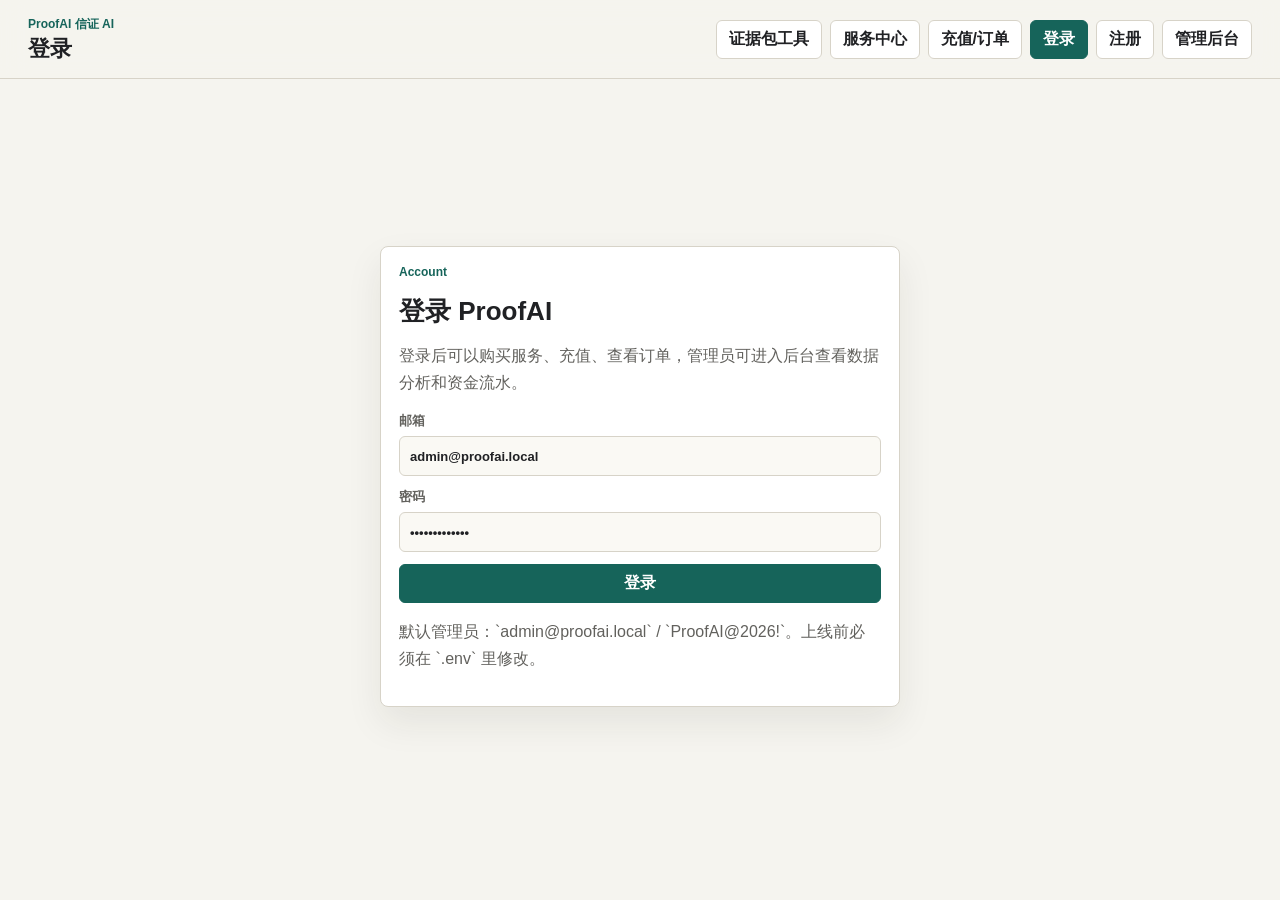
<file: login.html>
<!doctype html>
<html lang="zh-CN">
  <head>
    <meta charset="UTF-8" />
    <meta name="viewport" content="width=device-width, initial-scale=1.0" />
    <title>ProofAI 登录</title>
    <link rel="stylesheet" href="./commerce.css" />
  </head>
  <body data-page="login">
    <header class="appbar">
      <a class="brand" href="./index.html">
        <span>ProofAI 信证 AI</span>
        <strong>登录</strong>
      </a>
      <nav class="nav" aria-label="主导航">
        <a href="./index.html">证据包工具</a>
        <a href="./services.html">服务中心</a>
        <a href="./recharge.html">充值/订单</a>
        <a class="active" href="./login.html">登录</a>
        <a href="./register.html">注册</a>
        <a href="./admin.html">管理后台</a>
      </nav>
    </header>

    <main class="page auth-page">
      <section class="panel auth-card">
        <p class="kicker">Account</p>
        <h1>登录 ProofAI</h1>
        <p class="note">登录后可以购买服务、充值、查看订单，管理员可进入后台查看数据分析和资金流水。</p>
        <form id="loginForm" class="auth-form">
          <label>
            邮箱
            <input name="email" type="email" autocomplete="email" value="admin@proofai.local" required />
          </label>
          <label>
            密码
            <input name="password" type="password" autocomplete="current-password" value="ProofAI@2026!" required />
          </label>
          <button class="btn primary" type="submit">登录</button>
        </form>
        <p class="note">默认管理员：`admin@proofai.local` / `ProofAI@2026!`。上线前必须在 `.env` 里修改。</p>
        <div id="authMessage" class="note"></div>
      </section>
    </main>

    <script src="./auth-guard.js"></script>
    <script src="./auth.js"></script>
  </body>
</html>
</file>
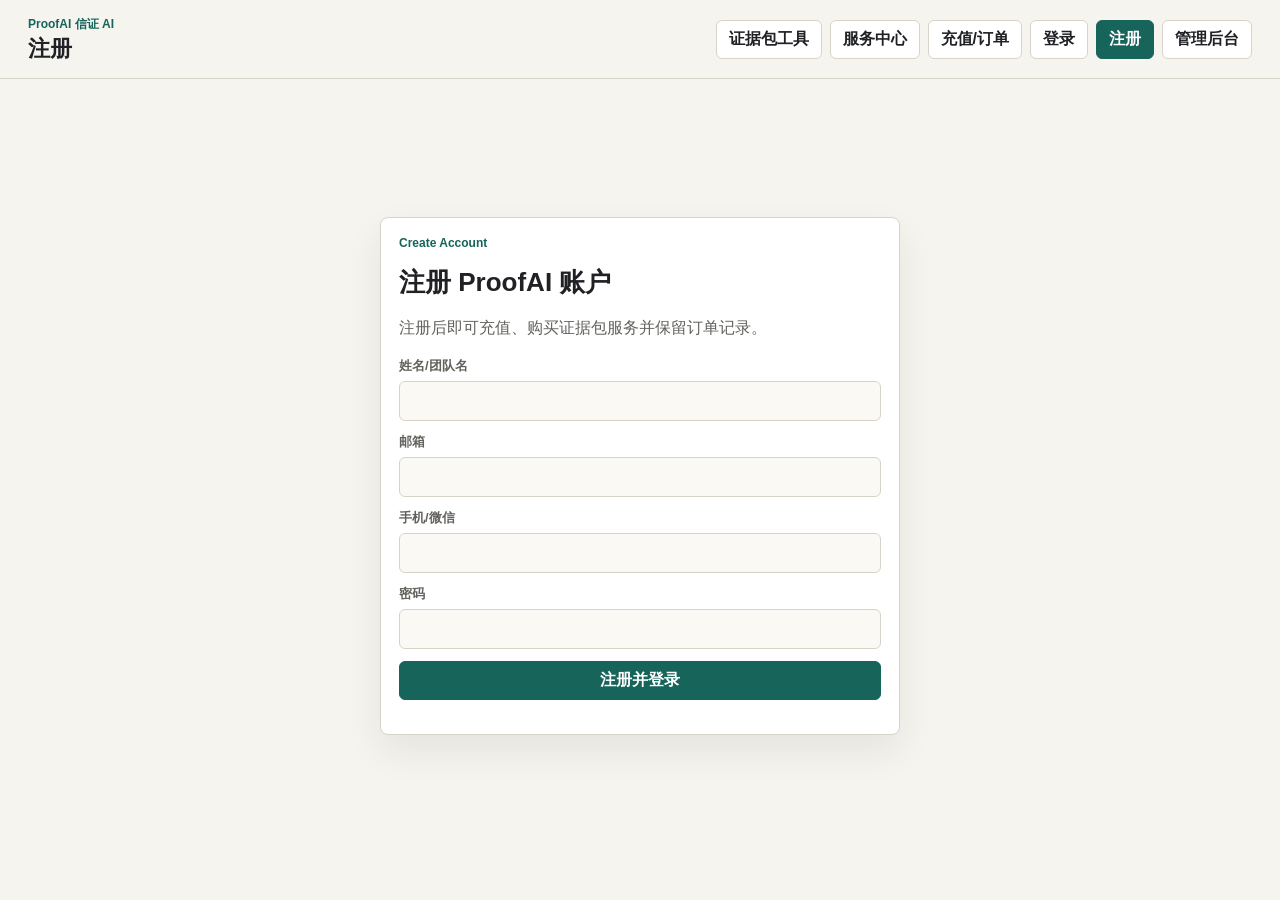
<file: register.html>
<!doctype html>
<html lang="zh-CN">
  <head>
    <meta charset="UTF-8" />
    <meta name="viewport" content="width=device-width, initial-scale=1.0" />
    <title>ProofAI 注册</title>
    <link rel="stylesheet" href="./commerce.css" />
  </head>
  <body data-page="register">
    <header class="appbar">
      <a class="brand" href="./index.html">
        <span>ProofAI 信证 AI</span>
        <strong>注册</strong>
      </a>
      <nav class="nav" aria-label="主导航">
        <a href="./index.html">证据包工具</a>
        <a href="./services.html">服务中心</a>
        <a href="./recharge.html">充值/订单</a>
        <a href="./login.html">登录</a>
        <a class="active" href="./register.html">注册</a>
        <a href="./admin.html">管理后台</a>
      </nav>
    </header>

    <main class="page auth-page">
      <section class="panel auth-card">
        <p class="kicker">Create Account</p>
        <h1>注册 ProofAI 账户</h1>
        <p class="note">注册后即可充值、购买证据包服务并保留订单记录。</p>
        <form id="registerForm" class="auth-form">
          <label>
            姓名/团队名
            <input name="name" autocomplete="name" required />
          </label>
          <label>
            邮箱
            <input name="email" type="email" autocomplete="email" required />
          </label>
          <label>
            手机/微信
            <input name="phone" autocomplete="tel" />
          </label>
          <label>
            密码
            <input name="password" type="password" autocomplete="new-password" minlength="8" required />
          </label>
          <button class="btn primary" type="submit">注册并登录</button>
        </form>
        <div id="authMessage" class="note"></div>
      </section>
    </main>

    <script src="./auth-guard.js"></script>
    <script src="./auth.js"></script>
  </body>
</html>
</file>
<file: commerce.css>
:root {
  color-scheme: light;
  --bg: #f5f4ef;
  --surface: #ffffff;
  --surface-soft: #faf9f4;
  --ink: #202124;
  --muted: #62615d;
  --line: #d7d3c8;
  --teal: #16645a;
  --teal-dark: #0f453e;
  --coral: #b85c38;
  --amber: #8a6a18;
  --blue: #315f8c;
  --danger: #9b2f2f;
  --shadow: 0 16px 36px rgba(42, 38, 30, 0.08);
  font-family: "Microsoft YaHei", "PingFang SC", "Segoe UI", Arial, sans-serif;
}

* {
  box-sizing: border-box;
}

body {
  margin: 0;
  min-height: 100vh;
  background: var(--bg);
  color: var(--ink);
}

a {
  color: inherit;
  text-decoration: none;
}

button,
input,
select,
textarea {
  font: inherit;
}

button {
  border: 0;
  cursor: pointer;
}

.appbar {
  position: sticky;
  top: 0;
  z-index: 10;
  display: flex;
  align-items: center;
  justify-content: space-between;
  gap: 20px;
  padding: 16px 28px;
  background: rgba(245, 244, 239, 0.94);
  border-bottom: 1px solid var(--line);
  backdrop-filter: blur(14px);
}

.brand {
  display: grid;
  gap: 3px;
}

.brand span {
  color: var(--teal);
  font-size: 12px;
  font-weight: 800;
}

.brand strong {
  font-size: 22px;
  line-height: 1.2;
}

.nav {
  display: flex;
  flex-wrap: wrap;
  gap: 8px;
  justify-content: flex-end;
}

.nav a,
.btn {
  min-height: 38px;
  display: inline-flex;
  align-items: center;
  justify-content: center;
  border-radius: 6px;
  padding: 8px 12px;
  font-weight: 800;
  white-space: nowrap;
}

.nav a {
  color: var(--ink);
  border: 1px solid var(--line);
  background: var(--surface);
}

.nav a.active,
.btn.primary {
  color: #fff;
  background: var(--teal);
  border: 1px solid var(--teal);
}

.btn.secondary {
  color: var(--teal-dark);
  background: #e8f3ef;
  border: 1px solid #bbd8cf;
}

.btn.ghost {
  color: var(--ink);
  background: transparent;
  border: 1px solid var(--line);
}

.btn.danger {
  color: var(--danger);
  background: #fff0ed;
  border: 1px solid #efc7bd;
}

.btn.small {
  min-height: 32px;
  padding: 6px 10px;
  font-size: 13px;
}

.page {
  display: grid;
  gap: 18px;
  padding: 22px 28px 36px;
}

.summary-grid {
  display: grid;
  grid-template-columns: 1.2fr repeat(3, minmax(170px, 1fr));
  gap: 14px;
}

.panel,
.stat,
.service-card,
.package-card {
  background: var(--surface);
  border: 1px solid var(--line);
  border-radius: 8px;
  box-shadow: var(--shadow);
}

.panel,
.stat {
  padding: 18px;
}

.intro {
  display: grid;
  gap: 8px;
  background: #fffcf2;
}

.kicker {
  margin: 0;
  color: var(--teal);
  font-size: 12px;
  font-weight: 800;
}

h1,
h2,
h3,
p {
  margin: 0;
}

h1 {
  font-size: 26px;
  line-height: 1.25;
}

h2 {
  font-size: 20px;
}

h3 {
  font-size: 17px;
}

.note,
.muted {
  color: var(--muted);
  line-height: 1.65;
}

.stat strong {
  display: block;
  color: var(--teal-dark);
  font-size: 26px;
  line-height: 1.2;
}

.stat span {
  color: var(--muted);
  font-size: 13px;
}

.layout-two {
  display: grid;
  grid-template-columns: minmax(0, 1fr) 360px;
  gap: 18px;
  align-items: start;
}

.section-head {
  display: flex;
  align-items: center;
  justify-content: space-between;
  gap: 12px;
  margin-bottom: 14px;
}

.filter-row,
.action-row,
.payment-methods,
.chips {
  display: flex;
  flex-wrap: wrap;
  gap: 8px;
}

.chip {
  min-height: 34px;
  display: inline-flex;
  align-items: center;
  justify-content: center;
  padding: 6px 10px;
  border: 1px solid var(--line);
  border-radius: 999px;
  background: var(--surface);
  color: var(--ink);
  font-weight: 800;
}

.chip.active {
  color: #fff;
  border-color: var(--teal);
  background: var(--teal);
}

.service-grid,
.package-grid {
  display: grid;
  grid-template-columns: repeat(3, minmax(0, 1fr));
  gap: 14px;
}

.service-card,
.package-card {
  display: grid;
  gap: 12px;
  padding: 16px;
}

.service-card header,
.package-card header {
  display: flex;
  justify-content: space-between;
  gap: 12px;
}

.tag {
  align-self: flex-start;
  display: inline-flex;
  min-height: 26px;
  align-items: center;
  padding: 4px 8px;
  border-radius: 999px;
  color: var(--blue);
  background: #eaf1f8;
  font-size: 12px;
  font-weight: 800;
}

.price {
  color: var(--teal-dark);
  font-size: 24px;
  font-weight: 900;
}

.unit {
  color: var(--muted);
  font-size: 12px;
}

.feature-list {
  display: grid;
  gap: 7px;
  margin: 0;
  padding: 0;
  list-style: none;
  color: var(--muted);
  line-height: 1.55;
}

.feature-list li::before {
  content: "✓";
  color: var(--teal);
  font-weight: 900;
  margin-right: 6px;
}

.side-stack {
  display: grid;
  gap: 14px;
}

.wallet-box {
  display: grid;
  gap: 10px;
  color: #fff;
  background: var(--teal-dark);
  border: 0;
}

.wallet-box .amount {
  font-size: 34px;
  font-weight: 900;
}

.wallet-box .sub {
  color: rgba(255, 255, 255, 0.76);
}

label {
  display: grid;
  gap: 6px;
  color: var(--muted);
  font-size: 13px;
  font-weight: 700;
}

input,
select,
textarea {
  width: 100%;
  min-height: 40px;
  border: 1px solid var(--line);
  border-radius: 6px;
  padding: 9px 10px;
  background: var(--surface-soft);
  color: var(--ink);
  outline: none;
}

textarea {
  min-height: 96px;
  resize: vertical;
  line-height: 1.55;
}

input:focus,
select:focus,
textarea:focus {
  border-color: var(--teal);
  box-shadow: 0 0 0 3px rgba(22, 100, 90, 0.13);
}

.form-grid {
  display: grid;
  grid-template-columns: repeat(2, minmax(0, 1fr));
  gap: 12px;
}

.span-two {
  grid-column: 1 / -1;
}

.amount-grid {
  display: grid;
  grid-template-columns: repeat(4, minmax(0, 1fr));
  gap: 10px;
}

.amount-option,
.method-option {
  display: grid;
  gap: 5px;
  min-height: 72px;
  padding: 12px;
  border: 1px solid var(--line);
  border-radius: 8px;
  background: var(--surface);
  text-align: left;
}

.amount-option.active,
.method-option.active {
  border-color: var(--teal);
  background: #eef7f3;
  box-shadow: 0 0 0 3px rgba(22, 100, 90, 0.1);
}

.amount-option strong,
.method-option strong {
  color: var(--ink);
}

.amount-option span,
.method-option span {
  color: var(--muted);
  font-size: 12px;
}

.order-summary {
  display: grid;
  gap: 10px;
  padding: 12px;
  background: #fffcf2;
  border: 1px solid var(--line);
  border-radius: 8px;
}

.line {
  display: flex;
  justify-content: space-between;
  gap: 12px;
}

.line strong {
  color: var(--teal-dark);
}

.table-wrap {
  overflow-x: auto;
  border: 1px solid var(--line);
  border-radius: 8px;
}

table {
  width: 100%;
  min-width: 720px;
  border-collapse: collapse;
  background: var(--surface);
}

th,
td {
  padding: 10px;
  border-bottom: 1px solid var(--line);
  text-align: left;
  vertical-align: top;
  font-size: 13px;
}

th {
  color: var(--muted);
  background: #f0eee6;
  font-size: 12px;
}

tr:last-child td {
  border-bottom: 0;
}

.status {
  display: inline-flex;
  align-items: center;
  min-height: 26px;
  padding: 3px 8px;
  border-radius: 999px;
  font-size: 12px;
  font-weight: 800;
}

.status.done {
  color: var(--teal-dark);
  background: #e8f3ef;
}

.status.pending {
  color: var(--amber);
  background: #fff8df;
}

.empty {
  padding: 18px;
  color: var(--muted);
  text-align: center;
}

.toast {
  position: fixed;
  right: 18px;
  bottom: 18px;
  z-index: 50;
  max-width: 360px;
  padding: 12px 14px;
  color: #fff;
  background: var(--teal-dark);
  border-radius: 8px;
  box-shadow: var(--shadow);
}

.auth-page {
  min-height: calc(100vh - 92px);
  align-items: center;
  justify-items: center;
}

.auth-card {
  width: min(520px, 100%);
  display: grid;
  gap: 16px;
}

.auth-form {
  display: grid;
  gap: 12px;
}

.admin-grid {
  display: grid;
  grid-template-columns: repeat(6, minmax(0, 1fr));
  gap: 14px;
}

.bar-chart {
  min-height: 210px;
  display: grid;
  grid-template-columns: repeat(7, minmax(54px, 1fr));
  gap: 10px;
  align-items: end;
  padding: 12px;
  background: #fffcf2;
  border: 1px solid var(--line);
  border-radius: 8px;
  overflow-x: auto;
}

.bar-item {
  display: grid;
  gap: 8px;
  justify-items: center;
  align-items: end;
  min-width: 54px;
}

.bar {
  width: 34px;
  min-height: 8px;
  border-radius: 6px 6px 0 0;
  background: var(--teal);
}

.bar-value,
.bar-label {
  color: var(--muted);
  font-size: 12px;
  text-align: center;
  line-height: 1.35;
}

.bar-value {
  color: var(--teal-dark);
  font-weight: 800;
}

.dialog-backdrop {
  position: fixed;
  inset: 0;
  z-index: 40;
  display: none;
  align-items: center;
  justify-content: center;
  padding: 20px;
  background: rgba(26, 24, 20, 0.42);
}

.dialog-backdrop.open {
  display: flex;
}

.dialog {
  width: min(680px, 100%);
  max-height: 90vh;
  overflow: auto;
  background: var(--surface);
  border-radius: 8px;
  border: 1px solid var(--line);
  box-shadow: var(--shadow);
}

.dialog header,
.dialog footer {
  display: flex;
  align-items: center;
  justify-content: space-between;
  gap: 12px;
  padding: 16px;
  border-bottom: 1px solid var(--line);
}

.dialog footer {
  border-top: 1px solid var(--line);
  border-bottom: 0;
}

.dialog-body {
  display: grid;
  gap: 14px;
  padding: 16px;
}

.qr-box {
  display: grid;
  gap: 10px;
  justify-items: center;
  padding: 16px;
  background: #fffcf2;
  border: 1px solid var(--line);
  border-radius: 8px;
}

.qr-box canvas {
  width: 220px;
  height: 220px;
  background: #fff;
  border: 1px solid var(--line);
  border-radius: 6px;
}

@media (max-width: 1100px) {
  .summary-grid,
  .layout-two {
    grid-template-columns: 1fr;
  }

  .service-grid,
  .package-grid,
  .admin-grid {
    grid-template-columns: repeat(2, minmax(0, 1fr));
  }
}

@media (max-width: 760px) {
  .appbar {
    position: static;
    align-items: flex-start;
    flex-direction: column;
    padding: 16px;
  }

  .nav {
    width: 100%;
  }

  .nav a {
    flex: 1 1 120px;
  }

  .page {
    padding: 14px;
  }

  .service-grid,
  .package-grid,
  .form-grid,
  .amount-grid,
  .admin-grid {
    grid-template-columns: 1fr;
  }

  h1 {
    font-size: 23px;
  }
}
</file>
